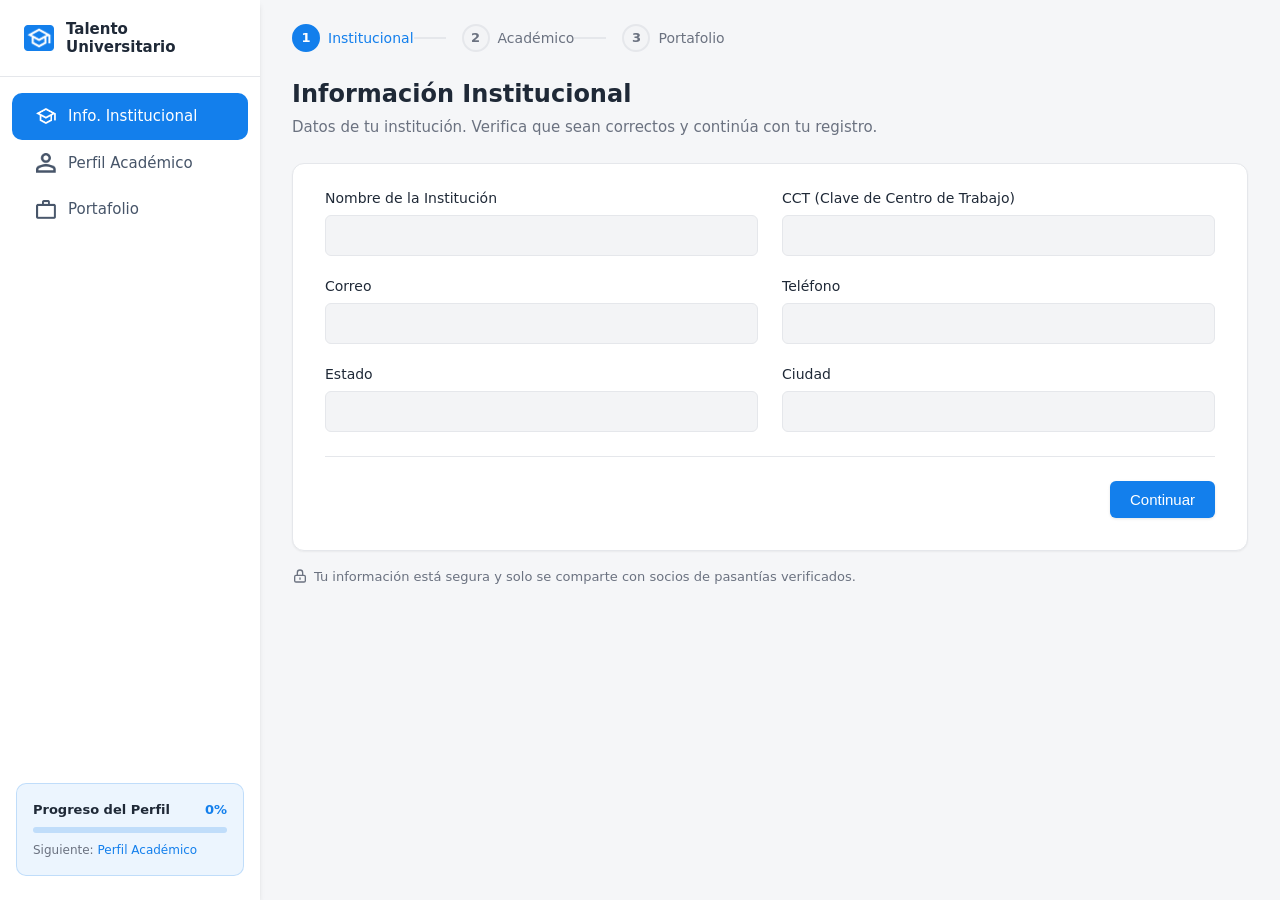
<file: index.html>
<!DOCTYPE html>
<html lang="es">

<head>
  <meta charset="UTF-8">
  <meta name="viewport" content="width=device-width, initial-scale=1.0">
  <title>Talento Universitario</title>
  <link rel="icon" href="images/favicon.png" type="image/png">
  <link rel="stylesheet" href="css/styles.css">
  <link rel="stylesheet" href="css/layout/aside.css">
  <link rel="stylesheet" href="css/layout/header.css">
  <link rel="stylesheet" href="css/components/form-container.css">
  <link rel="stylesheet" href="css/components/form-field.css">
  <link rel="stylesheet" href="css/components/buttons.css">
  <link rel="stylesheet" href="css/components/step-indicator.css">
  <link rel="stylesheet" href="css/components/security-message.css">
  <link rel="stylesheet" href="css/modules/informacion-institucional.css">
  <link rel="stylesheet" href="css/modules/datos-personales.css">
  <link rel="stylesheet" href="css/modules/portafolio.css">
  <link rel="stylesheet" href="css/components/registro-completado.css">
</head>

<body>
  <div id="app">
    <aside id="aside-container"></aside>
    <div class="aside-overlay" id="aside-overlay" aria-hidden="true"></div>
    <nav class="mobile-navbar" id="mobile-navbar" aria-label="Barra principal">
      <button type="button" class="aside-toggle" id="aside-toggle" aria-label="Abrir menú" aria-expanded="false">
        <span class="aside-toggle__bar"></span>
        <span class="aside-toggle__bar"></span>
        <span class="aside-toggle__bar"></span>
      </button>
      <div class="mobile-navbar__brand">
        <img src="images/logo.png" alt="" class="mobile-navbar__logo">
        <span class="mobile-navbar__title">Talento Universitario</span>
      </div>
    </nav>
    <main id="main-container">
      <section id="content-block">
        <!-- El contenido se carga desde partials según la opción del menú -->
      </section>
    </main>
  </div>
  <script src="js/lib/estados-ciudades-mexico.js"></script>
  <script src="js/layout/aside-menu.js"></script>
  <script src="js/components/step-indicator.js"></script>
  <script src="js/components/form-actions.js"></script>
  <script src="js/main.js"></script>
  <script src="js/modules/informacion-institucional.js"></script>
  <script src="js/modules/datos-personales.js"></script>
  <script src="js/modules/portafolio.js"></script>
</body>

</html>
</file>
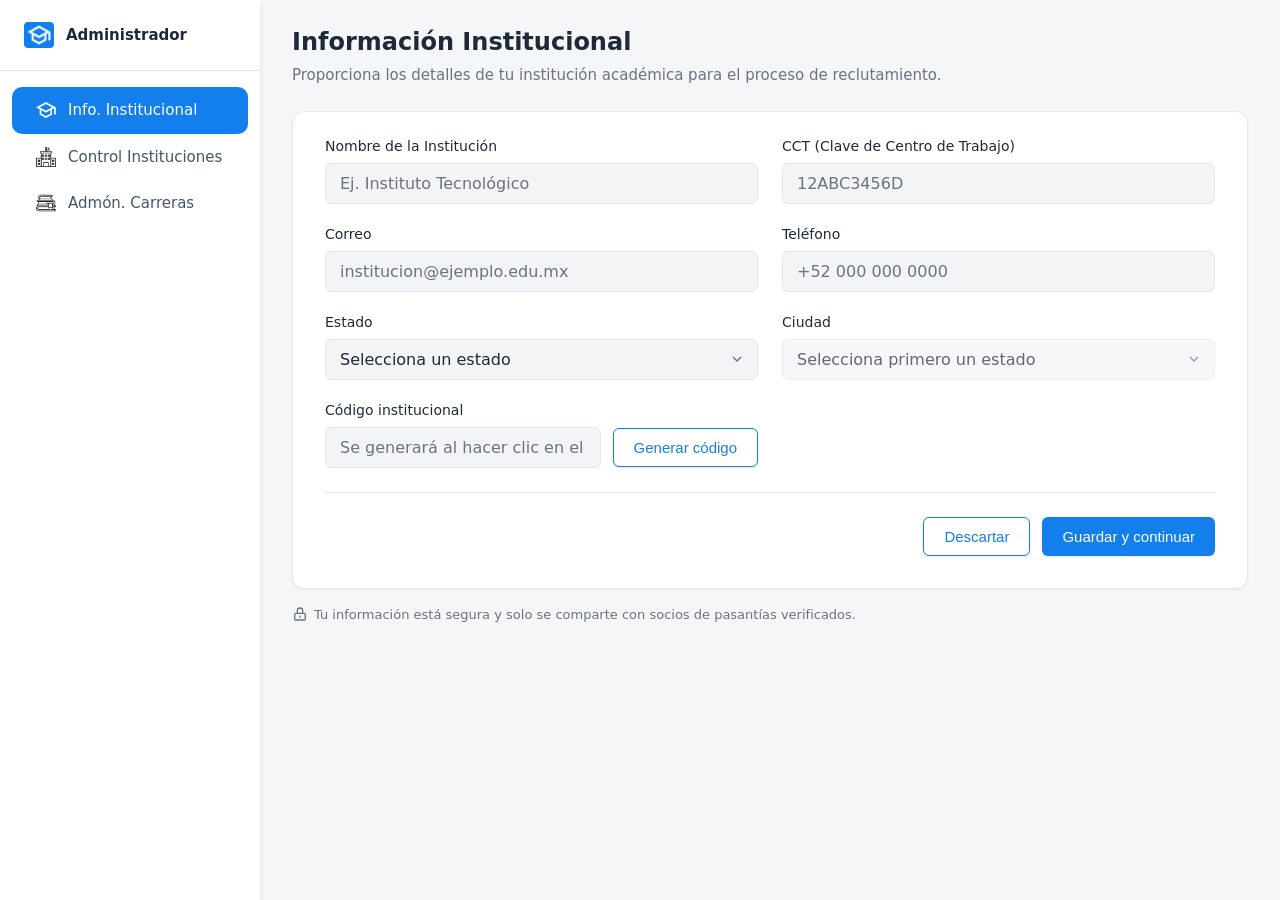
<file: admin.html>
<!DOCTYPE html>
<html lang="es">

<head>
  <meta charset="UTF-8">
  <meta name="viewport" content="width=device-width, initial-scale=1.0">
  <title>Administrador - Talento Universitario</title>
  <link rel="icon" href="images/favicon.png" type="image/png">
  <link rel="stylesheet" href="css/styles.css">
  <link rel="stylesheet" href="css/layout/aside.css">
  <link rel="stylesheet" href="css/layout/header.css">
  <link rel="stylesheet" href="css/components/form-container.css">
  <link rel="stylesheet" href="css/components/form-field.css">
  <link rel="stylesheet" href="css/components/buttons.css">
  <link rel="stylesheet" href="css/components/security-message.css">
  <link rel="stylesheet" href="css/modules/informacion-institucional.css">
  <link rel="stylesheet" href="css/modules/control-instituciones.css">
  <link rel="stylesheet" href="css/modules/administracion-carreras.css">
</head>

<body>
  <div id="app">
    <aside id="aside-container"></aside>
    <div class="aside-overlay" id="aside-overlay" aria-hidden="true"></div>
    <nav class="mobile-navbar" id="mobile-navbar" aria-label="Barra principal">
      <button type="button" class="aside-toggle" id="aside-toggle" aria-label="Abrir menú" aria-expanded="false">
        <span class="aside-toggle__bar"></span>
        <span class="aside-toggle__bar"></span>
        <span class="aside-toggle__bar"></span>
      </button>
      <div class="mobile-navbar__brand">
        <img src="images/logo.png" alt="" class="mobile-navbar__logo">
        <span class="mobile-navbar__title">Talento Universitario - Admin</span>
      </div>
    </nav>
    <main id="main-container">
      <section id="content-block">
        <!-- El contenido se carga desde partials según la opción del menú -->
      </section>
    </main>
  </div>
  <script src="js/lib/estados-ciudades-mexico.js"></script>
  <script src="js/layout/aside-menu.js"></script>
  <script src="js/main-admin.js"></script>
  <script src="js/modules/informacion-institucional-admin.js"></script>
  <script src="js/modules/control-instituciones.js"></script>
  <script src="js/modules/administracion-carreras.js"></script>
</body>

</html>
</file>
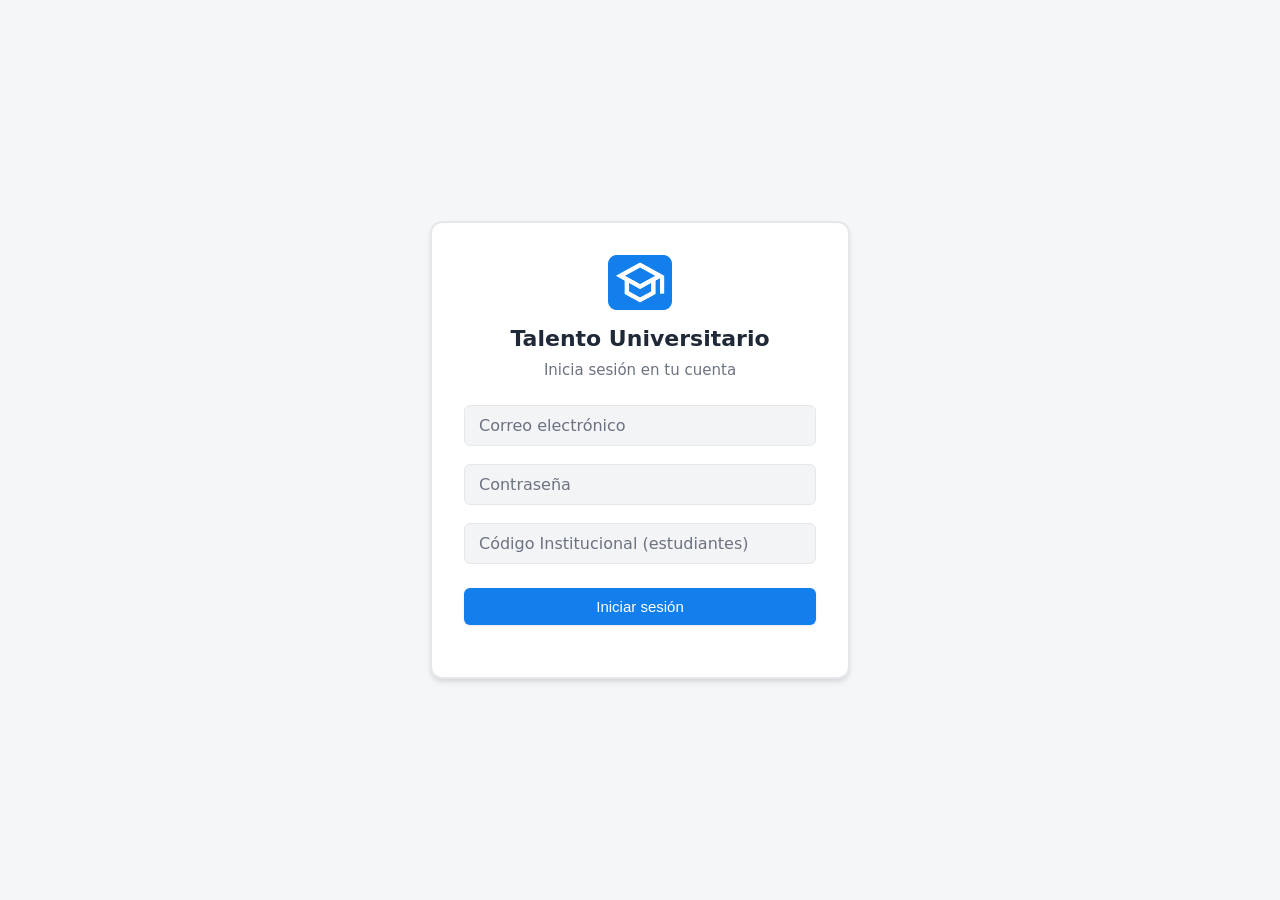
<file: login.html>
<!DOCTYPE html>
<html lang="es">

<head>
  <meta charset="UTF-8">
  <meta name="viewport" content="width=device-width, initial-scale=1.0">
  <title>Inicio de sesión - Talento Universitario</title>
  <link rel="icon" href="images/favicon.png" type="image/png">
  <link rel="stylesheet" href="css/styles.css">
  <link rel="stylesheet" href="css/components/form-field.css">
  <link rel="stylesheet" href="css/components/buttons.css">
  <link rel="stylesheet" href="css/pages/login.css">
</head>

<body class="login-page">
  <div class="login-page__wrap">
    <div class="login-card">
      <header class="login-card__header">
        <img src="images/logo.png" alt="" class="login-card__logo">
        <h1 class="login-card__title">Talento Universitario</h1>
        <p class="login-card__subtitle">Inicia sesión en tu cuenta</p>
      </header>

      <form id="form-login" class="login-card__form" novalidate>
        <div class="login-card__fields">

          <div id="login-alerta" role="alert"></div>

          <div class="form-field">
            <input type="email" id="login-correo" class="form-field__input" placeholder="Correo electrónico"
              name="correo" autocomplete="email">
          </div>
          <div class="form-field">
            <input type="password" id="login-contrasena" class="form-field__input" placeholder="Contraseña"
              name="contrasena" autocomplete="current-password">
          </div>
          <div class="form-field">
            <input type="text" id="login-codigo" class="form-field__input"
              placeholder="Código Institucional (estudiantes)" name="codigoInstitucional" autocomplete="organization">
          </div>
        </div>
        <div class="login-card__actions">
          <button type="submit" class="btn btn--primary btn--block">Iniciar sesión</button>
        </div>
      </form>

    </div>
  </div>

  <div id="modal-confirmar" class="modal-overlay" role="dialog" aria-modal="true" aria-labelledby="modal-titulo">

    <div class="modal">
      <h2 class="modal__title" id="modal-titulo">Crear cuenta nueva</h2>
      <p class="modal__body">
        No encontramos una cuenta con el correo:
      </p>
      <p class="modal__email" id="modal-email"></p>
      <p class="modal__body" style="margin-top:10px;">
        ¿Deseas registrarte con este correo y contraseña?
      </p>
      <div class="modal__actions">
        <button id="modal-btn-cancelar" class="btn btn--secondary">
          Cancelar
        </button>
        <button id="modal-btn-confirmar" class="btn btn--primary">
          Sí, crear cuenta
        </button>
      </div>
    </div>

  </div>

  <script src="js/login.js"></script>
</body>

</html>
</file>
<file: css/styles.css>
/* ===== TALENTO UNIVERSITARIO - Estilos globales ===== */

*,
*::before,
*::after {
  box-sizing: border-box;
  margin: 0;
  padding: 0;
}

:root {
  --aside-width: 260px;
  --header-height: 56px;
  --color-bg: #f5f6f8;
  --color-white: #ffffff;
  --color-primary: #137FEC;
  --color-text: #1f2937;
  --color-text-muted: #6b7280;
  --color-border: #e5e7eb;
  --color-input-bg: #f3f4f6;
  --color-aside-bg: #ffffff;
  --radius-sm: 6px;
  --radius-md: 10px;
  --radius-lg: 12px;
  --shadow-sm: 0 1px 2px rgba(0, 0, 0, 0.05);
  --shadow-md: 0 4px 6px -1px rgba(0, 0, 0, 0.1), 0 2px 4px -2px rgba(0, 0, 0, 0.1);
  --font-sans: system-ui, -apple-system, 'Segoe UI', Roboto, sans-serif;
}

html {
  font-size: 16px;
  scroll-behavior: smooth;
}

body {
  font-family: var(--font-sans);
  color: var(--color-text);
  background-color: var(--color-bg);
  line-height: 1.5;
  min-height: 100vh;
}

#app {
  display: flex;
  flex-wrap: wrap;
  min-height: 100vh;
}

#main-container {
  flex: 1;
  min-width: 0;
  padding: 1.5rem 2rem 2rem;
  margin-left: 260px;
  overflow: visible;
}

#content-block {
  overflow: visible;
  min-height: 0;
}

@media (max-width: 768px) {
  #main-container {
    margin-left: 0;
    padding: 1rem;
    padding-top: calc(var(--header-height, 56px) + 1rem);
    min-height: 100vh;
    display: flex;
    flex-direction: column;
    align-items: center;
  }

  #content-block {
    width: 100%;
    max-width: 560px;
    margin: 0 auto;
  }
}

a {
  color: var(--color-primary);
  text-decoration: none;
}

a:hover {
  text-decoration: underline;
}

input,
select,
textarea {
  font-family: inherit;
  font-size: 1rem;
}
</file>
<file: css/layout/aside.css>
/* Barra lateral - Aside Menu */

.aside-menu {
  position: fixed;
  top: 0;
  left: 0;
  width: var(--aside-width, 260px);
  height: 100vh;
  background: var(--color-aside-bg, #fff);
  box-shadow: var(--shadow-md);
  display: flex;
  flex-direction: column;
  z-index: 100;
}

.aside-menu__header {
  padding: 1.25rem 1.5rem;
  border-bottom: 1px solid var(--color-border);
  display: flex;
  align-items: center;
  gap: 0.75rem;
  font-weight: 600;
  font-size: 1rem;
  color: var(--color-text);
}

.aside-menu__brand {
  color: inherit;
  cursor: default;
  pointer-events: none;
}

.aside-menu__close {
  display: none;
}

.aside-menu__logo {
  width: 30px;
  height: 30px;
  object-fit: contain;
  flex-shrink: 0;
}

.aside-menu__title {
  font-size: 0.9375rem;
  line-height: 1.2;
  color: var(--color-text);
}

.aside-menu__nav {
  flex: 1;
  padding: 1rem 0;
  overflow-y: auto;
}

.aside-menu__link {
  display: flex;
  align-items: center;
  gap: 0.75rem;
  padding: 0.75rem 1.5rem;
  margin: 0 0.75rem;
  color: #475569;
  font-size: 0.9375rem;
  text-decoration: none;
  transition: background 0.15s, color 0.15s;
  border-radius: var(--radius-md);
}

.aside-menu__link:hover {
  background: var(--color-input-bg);
  text-decoration: none;
}

.aside-menu__link.active {
  background: #137FEC;
  color: #ffffff;
  font-weight: 500;
  text-decoration: none;
}

.aside-menu__link.active .aside-menu__link-icon {
  filter: brightness(0) invert(1);
}

.aside-menu__link svg,
.aside-menu__link-icon {
  width: 20px;
  height: 20px;
  flex-shrink: 0;
  object-fit: contain;
}

/* En móvil: botón cerrar en header, solo iconos en nav, sin progress */
@media (max-width: 768px) {
  .aside-menu__header {
    padding: 0.75rem;
    justify-content: flex-end;
    align-items: center;
    border-bottom: 1px solid var(--color-border);
    pointer-events: auto;
  }

  .aside-menu__brand .aside-menu__logo,
  .aside-menu__brand .aside-menu__title {
    display: none;
  }

  .aside-menu__close {
    display: flex;
    width: 44px;
    height: 44px;
    padding: 0;
    border: none;
    border-radius: var(--radius-md);
    background: transparent;
    cursor: pointer;
    align-items: center;
    justify-content: center;
    transition: background 0.15s;
    color: var(--color-text);
    font-size: 1.75rem;
    line-height: 1;
    pointer-events: auto;
  }

  .aside-menu__close:hover {
    background: var(--color-input-bg);
  }

  .aside-menu__close-icon {
    display: block;
    font-weight: 300;
  }

  .aside-menu__progress {
    display: none;
  }

  .aside-menu__nav {
    padding: 1rem 0.75rem;
    display: flex;
    flex-direction: column;
    align-items: center;
    gap: 0.5rem;
  }

  .aside-menu__link {
    width: 48px;
    height: 48px;
    margin: 0;
    padding: 0;
    justify-content: center;
    align-items: center;
    border-radius: 50%;
  }

  .aside-menu__link .aside-menu__link-text {
    display: none;
  }

  .aside-menu__link .aside-menu__link-icon {
    width: 24px;
    height: 24px;
  }

  .aside-menu__link.active {
    background: rgba(19, 127, 236, 0.15);
    color: var(--color-primary);
  }

  .aside-menu__link.active .aside-menu__link-icon {
    filter: brightness(0) saturate(100%) invert(27%) sepia(51%) saturate(2878%) hue-rotate(206deg) brightness(104%) contrast(101%);
  }
}

.aside-menu__progress {
  margin: 1rem 1rem 1.5rem;
  padding: 1rem;
  background: rgba(19, 127, 236, 0.08);
  border-radius: var(--radius-md);
  border: 1px solid rgba(19, 127, 236, 0.2);
}

.aside-menu__progress-header {
  display: flex;
  justify-content: space-between;
  align-items: center;
  margin-bottom: 0.5rem;
}

.aside-menu__progress-title {
  font-size: 0.8125rem;
  font-weight: 600;
  color: var(--color-text);
}

.aside-menu__progress-percent {
  font-size: 0.8125rem;
  font-weight: 600;
  color: var(--color-primary);
}

.aside-menu__progress-bar-wrap {
  height: 6px;
  background: rgba(19, 127, 236, 0.2);
  border-radius: 3px;
  overflow: hidden;
  margin-bottom: 0.5rem;
}

.aside-menu__progress-bar {
  height: 100%;
  background: var(--color-primary);
  border-radius: 3px;
  transition: width 0.3s ease;
}

.aside-menu__progress-next {
  font-size: 0.75rem;
  color: var(--color-text-muted);
}

/* Barra superior móvil: logo + nombre centrados */
.mobile-navbar {
  display: none;
}

@media (max-width: 768px) {
  .mobile-navbar {
    display: flex;
    align-items: center;
    justify-content: flex-start;
    position: fixed;
    top: 0;
    left: 0;
    right: 0;
    height: var(--header-height, 56px);
    background: var(--color-white);
    box-shadow: var(--shadow-sm);
    border-bottom: 1px solid var(--color-border);
    z-index: 98;
    padding: 0 0.5rem 0 0;
  }

  .mobile-navbar__brand {
    position: absolute;
    left: 50%;
    transform: translateX(-50%);
    display: flex;
    align-items: center;
    gap: 0.5rem;
    pointer-events: none;
  }

  .mobile-navbar__logo {
    width: 28px;
    height: 28px;
    object-fit: contain;
  }

  .mobile-navbar__title {
    font-size: 0.9375rem;
    font-weight: 600;
    color: var(--color-text);
    white-space: nowrap;
  }
}

/* Botón hamburguesa: solo visible en móvil (dentro de la barra) */
.aside-toggle {
  display: none;
  position: relative;
  flex-shrink: 0;
  width: 44px;
  height: 44px;
  margin: 0 0.25rem;
  padding: 0;
  border: none;
  border-radius: var(--radius-md);
  background: transparent;
  cursor: pointer;
  flex-direction: column;
  justify-content: center;
  align-items: center;
  gap: 5px;
  transition: background 0.15s;
  z-index: 99;
}

.aside-toggle:hover {
  background: var(--color-input-bg);
}

@media (min-width: 769px) {
  .aside-toggle:hover {
    box-shadow: var(--shadow-md);
  }
}

.aside-toggle__bar {
  display: block;
  width: 20px;
  height: 2px;
  background: var(--color-text);
  border-radius: 1px;
  transition: transform 0.2s, opacity 0.2s;
}

.aside-toggle[aria-expanded="true"] .aside-toggle__bar:nth-child(1) {
  transform: translateY(7px) rotate(45deg);
}

.aside-toggle[aria-expanded="true"] .aside-toggle__bar:nth-child(2) {
  opacity: 0;
}

.aside-toggle[aria-expanded="true"] .aside-toggle__bar:nth-child(3) {
  transform: translateY(-7px) rotate(-45deg);
}

/* Overlay: solo en móvil cuando el menú está abierto */
.aside-overlay {
  display: none;
  position: fixed;
  inset: 0;
  background: rgba(0, 0, 0, 0.4);
  z-index: 90;
  opacity: 0;
  pointer-events: none;
  transition: opacity 0.2s ease;
}

@media (max-width: 768px) {
  .aside-menu {
    width: 80px;
    transform: translateX(-100%);
    transition: transform 0.25s ease, box-shadow 0.25s ease;
    box-shadow: 0 0 0 100vmax transparent;
  }

  .aside-menu.open {
    transform: translateX(0);
    box-shadow: 4px 0 20px rgba(0, 0, 0, 0.15);
  }

  .aside-toggle {
    display: flex;
  }

  .mobile-navbar .aside-toggle {
    box-shadow: none;
  }

  .aside-overlay.is-visible {
    display: block;
    opacity: 1;
    pointer-events: auto;
  }

  body.aside-open {
    overflow: hidden;
  }
}

@media (min-width: 769px) {
  .aside-overlay.is-visible {
    display: none;
    pointer-events: none;
  }
}
</file>
<file: css/layout/header.css>
/* Header - opcional para cabecera superior */

.app-header {
  position: fixed;
  top: 0;
  left: var(--aside-width, 260px);
  right: 0;
  height: var(--header-height, 56px);
  background: var(--color-white);
  border-bottom: 1px solid var(--color-border);
  display: flex;
  align-items: center;
  padding: 0 1.5rem;
  z-index: 50;
}

@media (max-width: 768px) {
  .app-header {
    left: 0;
  }
}
</file>
<file: css/components/form-container.css>
/* Contenedor del formulario - recuadro blanco con bordes redondeados */

.form-container {
  background: var(--color-white);
  border-radius: var(--radius-lg);
  box-shadow: var(--shadow-sm);
  border: 1px solid var(--color-border);
  padding: 1.5rem 2rem 2rem;
  margin-top: 1.5rem;
  overflow: visible;
}

.form-container__grid {
  display: grid;
  grid-template-columns: 1fr 1fr;
  gap: 1.25rem 1.5rem;
  overflow: visible;
}

.form-info-box {
  display: flex;
  gap: 1rem;
  padding: 1rem 1.25rem;
  background: #f1f5f9;
  border-radius: var(--radius-md);
  border: 1px solid var(--color-border);
  margin-bottom: 1.5rem;
}

.form-info-box__icon {
  color: var(--color-primary);
  flex-shrink: 0;
}

.form-info-box__title {
  display: block;
  font-size: 0.9375rem;
  color: var(--color-text);
  margin-bottom: 0.25rem;
}

.form-info-box__text {
  font-size: 0.875rem;
  color: var(--color-text-muted);
  line-height: 1.5;
  margin: 0;
}

.form-completion-message {
  display: flex;
  align-items: center;
  gap: 0.5rem;
  padding: 0.875rem 1rem;
  background: #dcfce7;
  border-radius: var(--radius-sm);
  color: #166534;
  font-size: 0.875rem;
  margin-top: 1rem;
}

.form-completion-message__icon {
  font-weight: bold;
  flex-shrink: 0;
}

@media (max-width: 640px) {
  .form-container__grid {
    grid-template-columns: 1fr;
  }

  .form-container {
    padding: 1.25rem;
  }
}
</file>
<file: css/components/form-field.css>
/* Campo de formulario - etiqueta + input/select */

.form-field {
  display: flex;
  flex-direction: column;
  gap: 0.375rem;
}

.form-field__label {
  font-size: 0.875rem;
  font-weight: 500;
  color: var(--color-text);
}

.form-field__input,
.form-field__select {
  width: 100%;
  padding: 0.625rem 0.875rem;
  background: var(--color-input-bg);
  border: 1px solid var(--color-border);
  border-radius: var(--radius-sm);
  color: var(--color-text);
  transition: border-color 0.15s, background 0.15s;
}

.form-field__input:focus,
.form-field__select:focus {
  outline: none;
  border-color: var(--color-primary);
  background: var(--color-white);
}

.form-field__input::placeholder {
  color: var(--color-text-muted);
}

.form-field__wrap {
  position: relative;
  display: flex;
  align-items: center;
  width: 100%;
}

.form-field__wrap .form-field__input {
  padding-left: 2.75rem;
  flex: 1;
  min-width: 0;
}

.form-field__icon {
  position: absolute;
  left: 0.75rem;
  top: 50%;
  transform: translateY(-50%);
  width: 18px;
  height: 18px;
  color: var(--color-text-muted);
  pointer-events: none;
  flex-shrink: 0;
}

.form-field__icon--text {
  display: flex;
  align-items: center;
  justify-content: center;
  font-size: 1rem;
  width: 20px;
  height: 20px;
  color: var(--color-text-muted);
}

.form-field__hint-icon {
  width: 14px;
  height: 14px;
  object-fit: contain;
  flex-shrink: 0;
  opacity: 0.8;
}

.form-field__select {
  appearance: none;
  background-image: url("data:image/svg+xml,%3Csvg xmlns='http://www.w3.org/2000/svg' width='16' height='16' viewBox='0 0 24 24' fill='none' stroke='%236b7280' stroke-width='2'%3E%3Cpath d='M6 9l6 6 6-6'/%3E%3C/svg%3E");
  background-repeat: no-repeat;
  background-position: right 0.75rem center;
  padding-right: 2.25rem;
}

.form-field--full {
  grid-column: 1 / -1;
}

.form-field__hint {
  font-size: 0.8125rem;
  color: var(--color-text-muted);
  margin-top: 0.375rem;
  display: flex;
  align-items: center;
  gap: 0.25rem;
}

.form-field__hint svg {
  flex-shrink: 0;
}
</file>
<file: css/components/buttons.css>
/* Botones primario y secundario */

.btn {
  display: inline-flex;
  align-items: center;
  justify-content: center;
  gap: 0.5rem;
  padding: 0.625rem 1.25rem;
  font-size: 0.9375rem;
  font-weight: 500;
  border-radius: var(--radius-sm);
  border: none;
  cursor: pointer;
  box-shadow: 0 1px 3px rgba(0, 0, 0, 0.1);
  transition: transform 0.15s ease, box-shadow 0.15s ease;
}

.btn:disabled {
  opacity: 0.6;
  cursor: not-allowed;
}

.btn:hover:not(:disabled) {
  transform: translateY(-2px);
  box-shadow: 0 4px 8px rgba(0, 0, 0, 0.15);
}

.btn--primary {
  background: var(--color-primary);
  color: white;
}

.btn--secondary {
  background: var(--color-white);
  color: var(--color-primary);
  border: 1.5px solid var(--color-primary);
}

.form-actions {
  display: flex;
  justify-content: flex-end;
  gap: 0.75rem;
  margin-top: 1.5rem;
  padding-top: 1.5rem;
  border-top: 1px solid var(--color-border);
}
</file>
<file: css/components/step-indicator.css>
/* Indicador de pasos - 1 Institucional, 2 Académico, 3 Portafolio */

.step-indicator {
  display: flex;
  align-items: center;
  gap: 0;
  margin-bottom: 1.5rem;
}

.step-indicator__item {
  display: flex;
  align-items: center;
  gap: 0.5rem;
  font-size: 0.875rem;
  color: var(--color-text-muted);
}

.step-indicator__item + .step-indicator__item::before {
  content: '';
  width: 2rem;
  height: 2px;
  background: var(--color-border);
  margin-right: 0.5rem;
}

/* En móvil: número arriba, texto debajo, todo alineado */
@media (max-width: 768px) {
  .step-indicator {
    margin-bottom: 1rem;
    display: flex;
    justify-content: space-between;
    align-items: flex-start;
    gap: 0;
    padding: 0 0.5rem;
  }

  .step-indicator__item {
    flex: 1;
    flex-direction: column;
    gap: 0.35rem;
    align-items: center;
    justify-content: flex-start;
    min-width: 0;
    position: relative;
    display: flex;
  }

  /* Línea entre pasos: absoluta para no desalinear círculos ni etiquetas */
  .step-indicator__item + .step-indicator__item::before {
    content: '';
    position: absolute;
    left: 0;
    top: 13px;
    width: 1rem;
    height: 2px;
    margin-left: -0.5rem;
    background: var(--color-border);
  }

  .step-indicator__circle {
    width: 26px;
    height: 26px;
    font-size: 0.75rem;
    flex-shrink: 0;
  }

  .step-indicator__label {
    font-size: 0.625rem;
    line-height: 1.2;
    text-align: center;
    max-width: 5em;
    min-height: 2.4em;
    display: flex;
    align-items: center;
    justify-content: center;
  }

  .step-indicator__item.completed .step-indicator__circle,
  .step-indicator__item.incomplete .step-indicator__circle {
    font-size: 0.75rem;
  }
}

.step-indicator__circle {
  width: 28px;
  height: 28px;
  border-radius: 50%;
  display: flex;
  align-items: center;
  justify-content: center;
  font-weight: 600;
  font-size: 0.8125rem;
  background: var(--color-input-bg);
  border: 2px solid var(--color-border);
  color: var(--color-text-muted);
}

.step-indicator__item.active .step-indicator__circle {
  background: var(--color-primary);
  border-color: var(--color-primary);
  color: white;
}

.step-indicator__item.active {
  color: var(--color-primary);
  font-weight: 500;
}

.step-indicator__item.completed .step-indicator__circle {
  background: #22c55e;
  border-color: #22c55e;
  color: white;
  font-size: 1rem;
  line-height: 1;
}

.step-indicator__item.completed {
  color: var(--color-text);
}

/* Paso visitado pero no completado: debe regresar */
.step-indicator__item.incomplete .step-indicator__circle {
  background: #eab308;
  border-color: #eab308;
  color: white;
  font-size: 1rem;
  font-weight: 700;
  line-height: 1;
}

.step-indicator__item.incomplete {
  color: #a16207;
}
</file>
<file: css/components/security-message.css>
/* Mensaje de seguridad bajo el formulario */

.security-message {
  font-size: 0.8125rem;
  color: var(--color-text-muted);
  margin-top: 1rem;
  display: flex;
  align-items: center;
  gap: 0.375rem;
}

.security-message svg {
  width: 16px;
  height: 16px;
  flex-shrink: 0;
}
</file>
<file: css/modules/informacion-institucional.css>
/* Módulo: Información Institucional */

.page-title {
  font-size: 1.5rem;
  font-weight: 700;
  color: var(--color-text);
  margin-bottom: 0.25rem;
}

.page-subtitle {
  font-size: 0.9375rem;
  color: var(--color-text-muted);
  margin-bottom: 1rem;
}

/* Código institucional: input + botón en una fila (admin) */
.form-field__input-row {
  display: flex;
  gap: 0.75rem;
  align-items: center;
}

.form-field__input-row .form-field__input {
  flex: 1;
  min-width: 0;
}

.form-field__input--readonly,
.form-field__input[readonly] {
  background: var(--color-input-bg);
  cursor: default;
}
</file>
<file: css/modules/datos-personales.css>
/* Módulo: Perfil Académico (Datos Personales) */

.page-title {
  font-size: 1.5rem;
  font-weight: 700;
  color: var(--color-text);
  margin-bottom: 0.25rem;
}

.page-subtitle {
  font-size: 0.9375rem;
  color: var(--color-text-muted);
  margin-bottom: 1rem;
}

/* Cuadrícula con anchos variables: 2/3 + 1/3, luego 1/4 + 1/2 + 1/4, fecha ancho completo */
.form-container__grid--academico {
  grid-template-columns: repeat(12, 1fr);
}

.form-container__grid--academico .form-field--wide {
  grid-column: span 8;
}

.form-container__grid--academico .form-field--narrow {
  grid-column: span 4;
}

.form-container__grid--academico .form-field--quarter {
  grid-column: span 3;
}

.form-container__grid--academico .form-field--half {
  grid-column: span 6;
}

.form-container__grid--academico .form-field--full {
  grid-column: 1 / -1;
}

/* Campo fecha con icono de calendario */
.form-field__wrap--date {
  position: relative;
  display: flex;
  align-items: center;
  width: 100%;
}

.form-field__icon--date {
  position: absolute;
  left: 0.75rem;
  top: 50%;
  transform: translateY(-50%);
  width: 20px;
  height: 20px;
  object-fit: contain;
  pointer-events: none;
  flex-shrink: 0;
}

.form-field__wrap--date .form-field__static {
  flex: 1;
  min-width: 0;
  display: block;
  padding: 0.625rem 0.875rem 0.625rem 2.75rem;
  background: var(--color-input-bg);
  border: 1px solid var(--color-border);
  border-radius: var(--radius-sm);
  color: var(--color-text);
  font-size: 1rem;
}

@media (max-width: 768px) {
  .form-container__grid--academico .form-field--wide,
  .form-container__grid--academico .form-field--narrow,
  .form-container__grid--academico .form-field--quarter,
  .form-container__grid--academico .form-field--half,
  .form-container__grid--academico .form-field--full {
    grid-column: 1 / -1;
  }
}
</file>
<file: css/modules/portafolio.css>
/* Módulo: Portafolio */

.page-title {
  font-size: 1.5rem;
  font-weight: 700;
  color: var(--color-text);
  margin-bottom: 0.25rem;
}

.page-subtitle {
  font-size: 0.9375rem;
  color: var(--color-text-muted);
  margin-bottom: 1rem;
}
</file>
<file: css/components/registro-completado.css>
/* Página de confirmación: registro completado */

.registro-completado {
  max-width: 560px;
  margin: 2rem auto 3rem;
  text-align: center;
}

.registro-completado__card {
  background: var(--color-white);
  border-radius: var(--radius-lg);
  box-shadow: var(--shadow-md);
  border: 1px solid var(--color-border);
  padding: 2.5rem 2rem 2rem;
}

.registro-completado__icon-wrap {
  display: flex;
  justify-content: center;
  margin-bottom: 1.25rem;
}

.registro-completado__icon {
  width: 80px;
  height: 80px;
  object-fit: contain;
}

.registro-completado__title {
  font-size: 1.5rem;
  font-weight: 700;
  color: var(--color-text);
  margin-bottom: 0.75rem;
  line-height: 1.3;
}

.registro-completado__subtitle {
  font-size: 0.9375rem;
  color: var(--color-text-muted);
  line-height: 1.5;
  margin-bottom: 1.75rem;
}

.registro-completado__image-wrap {
  margin-top: 1rem;
}

.registro-completado__image {
  max-width: 100%;
  height: auto;
  border-radius: var(--radius-md);
  border: 1px dashed var(--color-border);
  display: block;
  margin: 0 auto;
}

.registro-completado__footer {
  margin-top: 2.5rem;
  font-size: 0.8125rem;
  color: var(--color-text-muted);
}
</file>
<file: css/modules/control-instituciones.css>
/* ===== Control de Instituciones - Lista y modal ===== */

.control-instituciones {
  width: 100%;
}

.control-instituciones__empty {
  color: var(--color-text-muted);
  padding: 1.5rem;
  background: var(--color-input-bg);
  border-radius: var(--radius-md);
  margin: 0;
}

.control-instituciones__table-wrap {
  overflow-x: auto;
  border: 1px solid var(--color-border);
  border-radius: var(--radius-md);
  background: var(--color-white);
  box-shadow: var(--shadow-sm);
}

.control-instituciones__table {
  width: 100%;
  border-collapse: collapse;
  font-size: 0.9375rem;
}

.control-instituciones__table th,
.control-instituciones__table td {
  padding: 0.75rem 1rem;
  text-align: left;
  border-bottom: 1px solid var(--color-border);
}

.control-instituciones__table th {
  font-weight: 600;
  color: var(--color-text);
  background: var(--color-input-bg);
}

.control-instituciones__table th:last-child,
.control-instituciones__table td:last-child {
  text-align: right;
}

.control-instituciones__table tbody tr:last-child td {
  border-bottom: none;
}

.control-instituciones__table tbody tr:hover {
  background: var(--color-input-bg);
}

.control-instituciones__actions {
  display: flex;
  gap: 0.5rem;
  justify-content: flex-end;
}

.control-instituciones__btn {
  padding: 0.375rem 0.75rem;
  font-size: 0.875rem;
}

/* Modal */
.modal {
  position: fixed;
  inset: 0;
  z-index: 1000;
  display: flex;
  align-items: center;
  justify-content: center;
  padding: 1rem;
  visibility: hidden;
  opacity: 0;
  transition: opacity 0.2s ease, visibility 0.2s ease;
}

.modal.is-open {
  visibility: visible;
  opacity: 1;
}

.modal[aria-hidden="true"] {
  pointer-events: none;
}

.modal[aria-hidden="false"] {
  pointer-events: auto;
}

.modal__backdrop {
  position: absolute;
  inset: 0;
  background: rgba(0, 0, 0, 0.4);
}

.modal__box {
  position: relative;
  width: 100%;
  max-width: 480px;
  max-height: 90vh;
  overflow-y: auto;
  background: var(--color-white);
  border-radius: var(--radius-lg);
  box-shadow: var(--shadow-md);
  padding: 1.5rem;
}

.modal__header {
  display: flex;
  align-items: center;
  justify-content: space-between;
  margin-bottom: 1.25rem;
}

.modal__title {
  font-size: 1.25rem;
  font-weight: 600;
  margin: 0;
  color: var(--color-text);
}

.modal__close {
  width: 2rem;
  height: 2rem;
  padding: 0;
  border: none;
  background: transparent;
  font-size: 1.5rem;
  line-height: 1;
  color: var(--color-text-muted);
  cursor: pointer;
  border-radius: var(--radius-sm);
  transition: color 0.15s, background 0.15s;
}

.modal__close:hover {
  color: var(--color-text);
  background: var(--color-input-bg);
}

.modal__form .form-field {
  margin-bottom: 1rem;
}

.modal__form .form-field:last-of-type {
  margin-bottom: 0;
}

.modal__actions {
  display: flex;
  justify-content: flex-end;
  gap: 0.75rem;
  margin-top: 1.5rem;
  padding-top: 1.25rem;
  border-top: 1px solid var(--color-border);
}

@media (max-width: 768px) {
  .control-instituciones__table th,
  .control-instituciones__table td {
    padding: 0.5rem 0.75rem;
    font-size: 0.875rem;
  }
}
</file>
<file: css/modules/administracion-carreras.css>
/* Administración de carreras */

.admin-carreras {
  width: 100%;
}

.admin-carreras__select-wrap {
  max-width: 400px;
  margin-bottom: 1.5rem;
}

.admin-carreras__content {
  margin-top: 1rem;
}

.admin-carreras__header {
  display: flex;
  flex-wrap: wrap;
  align-items: center;
  gap: 1rem;
  margin-bottom: 1rem;
}

.admin-carreras__titulo {
  font-size: 1.125rem;
  font-weight: 600;
  color: var(--color-text);
  margin: 0;
  flex: 1;
  min-width: 0;
}
</file>
<file: css/pages/login.css>
/* ===== Página de inicio de sesión ===== */

.login-page {
  min-height: 100vh;
  background: var(--color-bg);
  display: flex;
  align-items: center;
  justify-content: center;
  padding: 1.5rem;
}

.login-page__wrap {
  width: 100%;
  max-width: 420px;
}

.login-card {
  background: var(--color-white);
  border-radius: var(--radius-lg);
  border: 2px solid var(--color-border);
  box-shadow: var(--shadow-md);
  padding: 2rem;
}

.login-card__header {
  text-align: center;
  margin-bottom: 1.5rem;
}

.login-card__logo {
  width: 64px;
  height: auto;
  margin-bottom: 0.75rem;
  display: block;
  margin-left: auto;
  margin-right: auto;
}

.login-card__title {
  font-size: 1.375rem;
  font-weight: 600;
  color: var(--color-text);
  margin: 0 0 0.25rem 0;
}

.login-card__subtitle {
  font-size: 0.9375rem;
  color: var(--color-text-muted);
  margin: 0;
}

.login-card__form {
  margin-bottom: 1.25rem;
}

.login-card__fields {
  display: flex;
  flex-direction: column;
  gap: 1.125rem;
}

.login-card__actions {
  margin-top: 1.5rem;
}

.login-card__actions .btn {
  width: 100%;
}

@media (max-width: 480px) {
  .login-card {
    padding: 1.5rem;
  }
}

#login-alerta {
  display: none;
  background: #fdecea;
  color: #b71c1c;
  border: 1px solid #ef9a9a;
  border-radius: 6px;
  padding: 10px 14px;
  margin-bottom: 12px;
  font-size: 0.875rem;
}

.modal-overlay {
  display: none;
  position: fixed;
  inset: 0;
  background: rgba(0, 0, 0, 0.5);
  z-index: 1000;
  align-items: center;
  justify-content: center;
}

.modal-overlay.modal--visible {
  display: flex;
}

.modal {
  background: #fff;
  border-radius: 12px;
  padding: 32px 28px;
  max-width: 420px;
  width: 90%;
  box-shadow: 0 8px 32px rgba(0, 0, 0, 0.18);
  text-align: center;
}

.modal__title {
  font-size: 1.2rem;
  font-weight: 700;
  margin-bottom: 10px;
  color: #1a1a2e;
}

.modal__body {
  font-size: 0.95rem;
  color: #444;
  margin-bottom: 8px;
}

.modal__email {
  font-weight: 600;
  color: #1a1a2e;
  word-break: break-all;
}

.modal__actions {
  display: flex;
  gap: 12px;
  margin-top: 24px;
  justify-content: center;
}

.modal__actions .btn {
  min-width: 130px;
}
</file>
